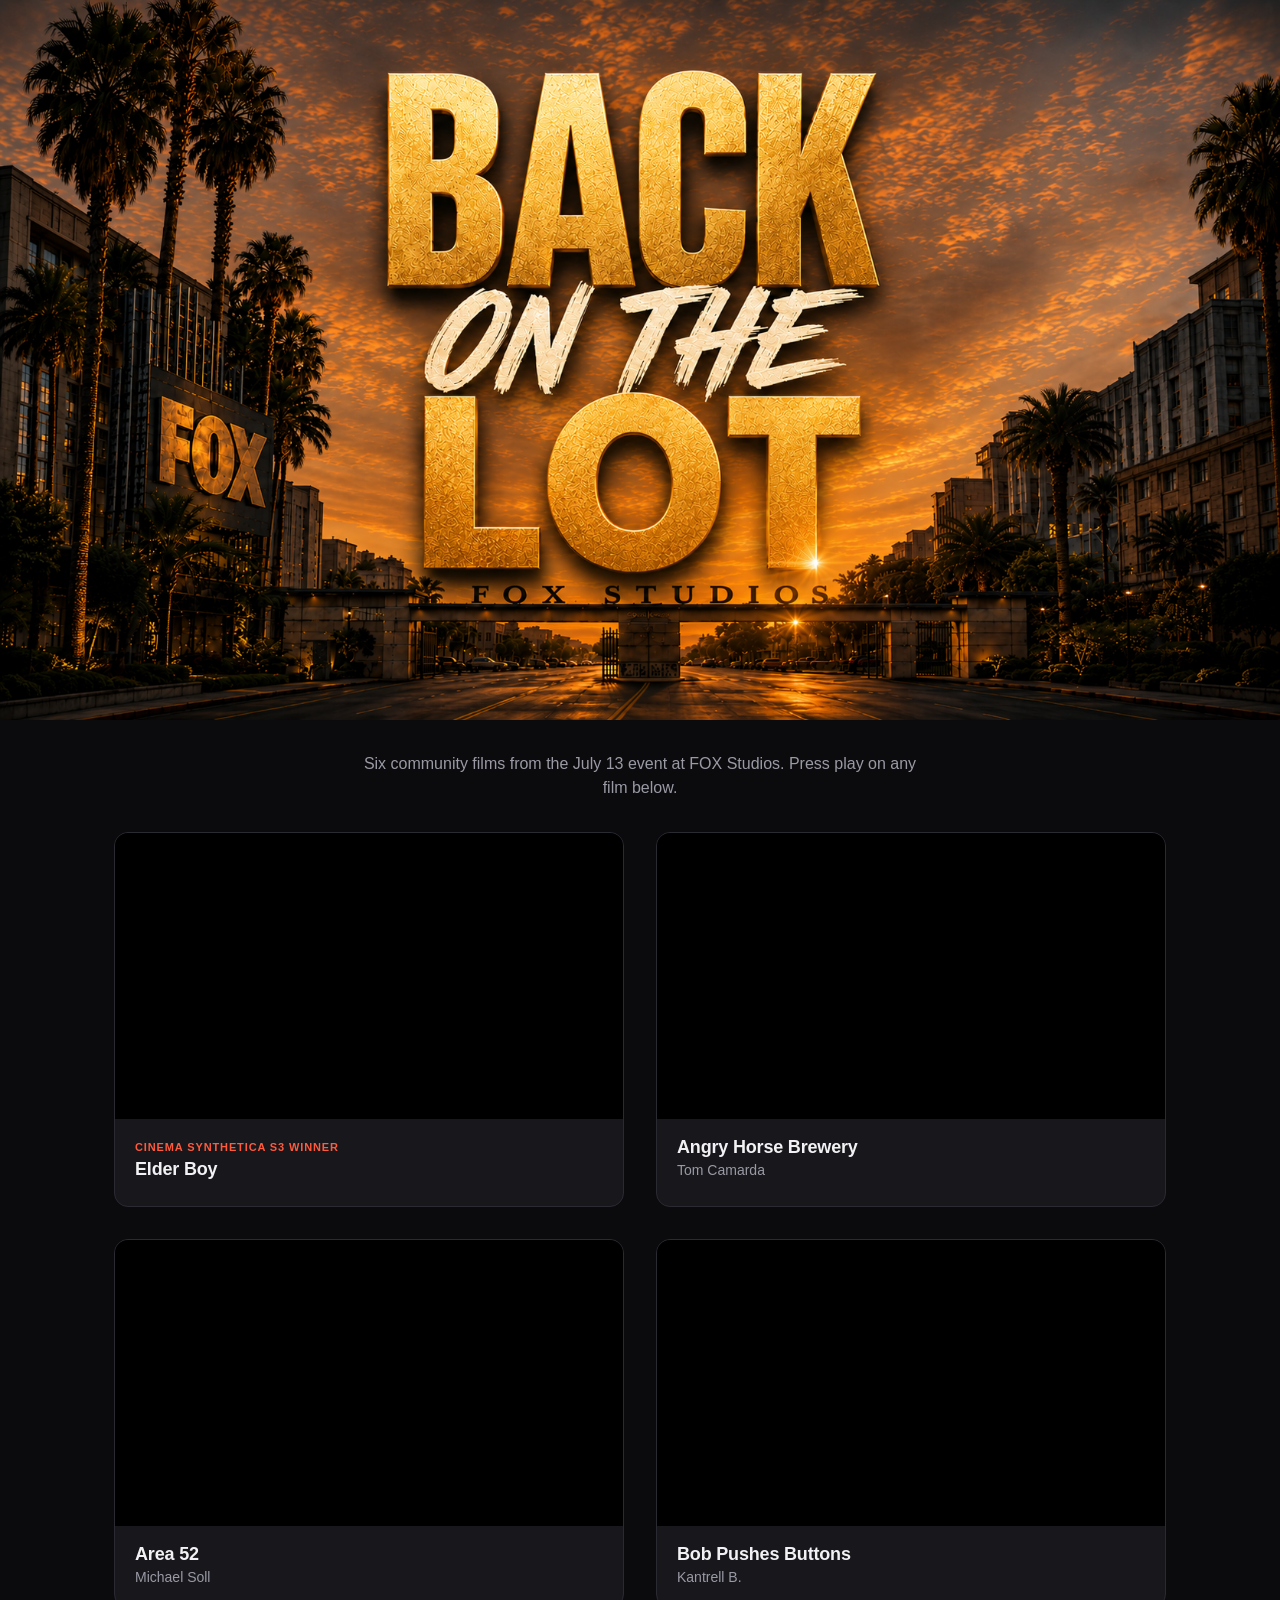
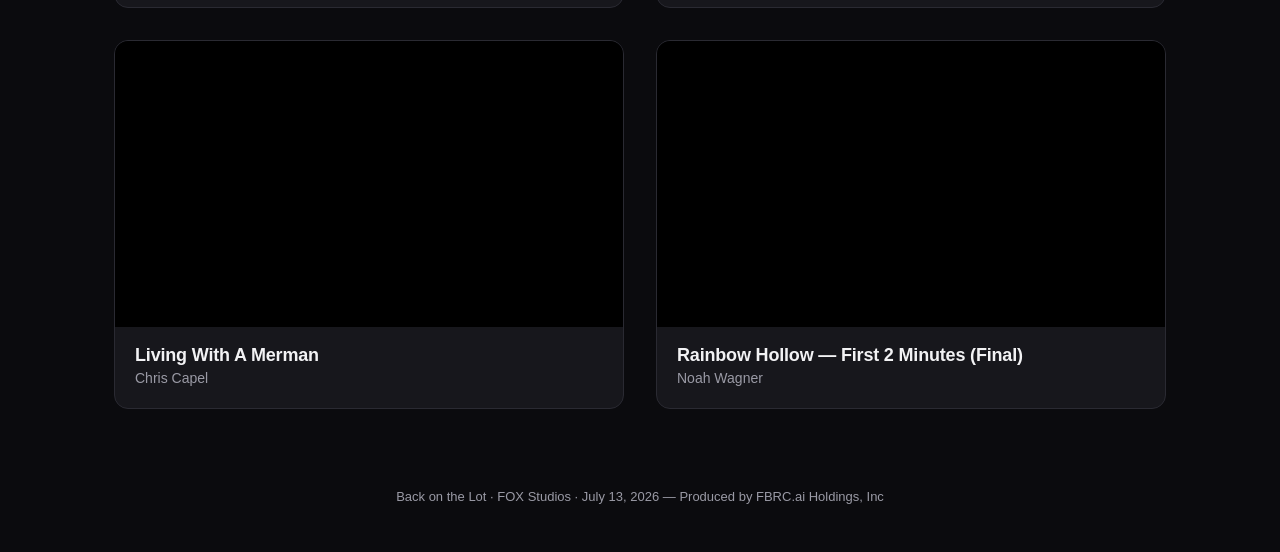
<file: recap/index.html>
<!DOCTYPE html>
<html lang="en">
<head>
<meta charset="UTF-8">
<meta name="viewport" content="width=device-width, initial-scale=1.0">
<title>Back on the Lot</title>
<style>
  :root {
    --bg: #0b0b0e;
    --card-bg: #17171c;
    --border: #2a2a32;
    --text: #f2f2f4;
    --muted: #9a9aa5;
    --accent: #ff5a3c;
  }
  * { box-sizing: border-box; }
  body {
    margin: 0;
    background: var(--bg);
    color: var(--text);
    font-family: -apple-system, BlinkMacSystemFont, "Segoe UI", Helvetica, Arial, sans-serif;
    -webkit-font-smoothing: antialiased;
  }
  .hero {
    width: 100%;
    line-height: 0;
  }
  .hero img {
    width: 100%;
    height: auto;
    display: block;
  }
  .intro {
    max-width: 1100px;
    margin: 0 auto;
    padding: 32px 24px 8px;
    text-align: center;
  }
  .intro p {
    color: var(--muted);
    font-size: 16px;
    max-width: 560px;
    margin: 0 auto;
    line-height: 1.5;
  }
  main {
    max-width: 1100px;
    margin: 0 auto;
    padding: 24px 24px 80px;
    display: grid;
    grid-template-columns: repeat(auto-fit, minmax(420px, 1fr));
    gap: 32px;
  }
  .card {
    background: var(--card-bg);
    border: 1px solid var(--border);
    border-radius: 14px;
    overflow: hidden;
  }
  .video-wrap {
    position: relative;
    width: 100%;
    aspect-ratio: 16 / 9;
    background: #000;
  }
  .video-wrap iframe {
    position: absolute;
    inset: 0;
    width: 100%;
    height: 100%;
    border: 0;
  }
  .video-wrap .popout-blocker {
    position: absolute;
    top: 0;
    right: 0;
    width: 64px;
    height: 64px;
    z-index: 2;
  }
  .card-body {
    padding: 18px 20px 22px;
  }
  .card-body h2 {
    font-size: 18px;
    margin: 0 0 4px;
    letter-spacing: -0.01em;
  }
  .card-body .filmmaker {
    color: var(--muted);
    font-size: 14px;
  }
  .badge {
    display: inline-block;
    color: var(--accent);
    font-size: 11px;
    font-weight: 700;
    letter-spacing: 0.08em;
    text-transform: uppercase;
    margin-bottom: 6px;
  }
  footer {
    text-align: center;
    color: var(--muted);
    font-size: 13px;
    padding: 0 24px 48px;
  }
</style>
</head>
<body>

<div class="hero">
  <img src="hero.png" alt="Back on the Lot — FOX Studios">
</div>

<div class="intro">
  <p>Six community films from the July 13 event at FOX Studios. Press play on any film below.</p>
</div>

<main>
  <article class="card">
    <div class="video-wrap">
      <iframe src="https://drive.google.com/file/d/1i6cCZxdS1uvUYeLYIlAE_LF8XQfzuIRg/preview" allow="autoplay; fullscreen" allowfullscreen></iframe>
      <div class="popout-blocker"></div>
    </div>
    <div class="card-body">
      <div class="badge">Cinema Synthetica S3 Winner</div>
      <h2>Elder Boy</h2>
    </div>
  </article>

  <article class="card">
    <div class="video-wrap">
      <iframe src="https://drive.google.com/file/d/1uOdoEN_tWktighnpoLv2gxczaowiJqij/preview" allow="autoplay; fullscreen" allowfullscreen></iframe>
      <div class="popout-blocker"></div>
    </div>
    <div class="card-body">
      <h2>Angry Horse Brewery</h2>
      <div class="filmmaker">Tom Camarda</div>
    </div>
  </article>

  <article class="card">
    <div class="video-wrap">
      <iframe src="https://drive.google.com/file/d/1srevrpNfFehMOWxbQ2jms7A8Wy-4zHZ-/preview" allow="autoplay; fullscreen" allowfullscreen></iframe>
      <div class="popout-blocker"></div>
    </div>
    <div class="card-body">
      <h2>Area 52</h2>
      <div class="filmmaker">Michael Soll</div>
    </div>
  </article>

  <article class="card">
    <div class="video-wrap">
      <iframe src="https://drive.google.com/file/d/171xuC9QJDfVO-pvMOyiBHoiKsYNUxHkX/preview" allow="autoplay; fullscreen" allowfullscreen></iframe>
      <div class="popout-blocker"></div>
    </div>
    <div class="card-body">
      <h2>Bob Pushes Buttons</h2>
      <div class="filmmaker">Kantrell B.</div>
    </div>
  </article>

  <article class="card">
    <div class="video-wrap">
      <iframe src="https://drive.google.com/file/d/1Cv37Yb_9soxgOI4lTqzgu3Yjrm1AWU8K/preview" allow="autoplay; fullscreen" allowfullscreen></iframe>
      <div class="popout-blocker"></div>
    </div>
    <div class="card-body">
      <h2>Living With A Merman</h2>
      <div class="filmmaker">Chris Capel</div>
    </div>
  </article>

  <article class="card">
    <div class="video-wrap">
      <iframe src="https://drive.google.com/file/d/1NHw0Pbl2aAp2XaX9JuxKEtyDbyMJb79n/preview" allow="autoplay; fullscreen" allowfullscreen></iframe>
      <div class="popout-blocker"></div>
    </div>
    <div class="card-body">
      <h2>Rainbow Hollow — First 2 Minutes (Final)</h2>
      <div class="filmmaker">Noah Wagner</div>
    </div>
  </article>
</main>

<footer>
  Back on the Lot · FOX Studios · July 13, 2026 — Produced by FBRC.ai Holdings, Inc
</footer>

</body>
</html>
</file>
